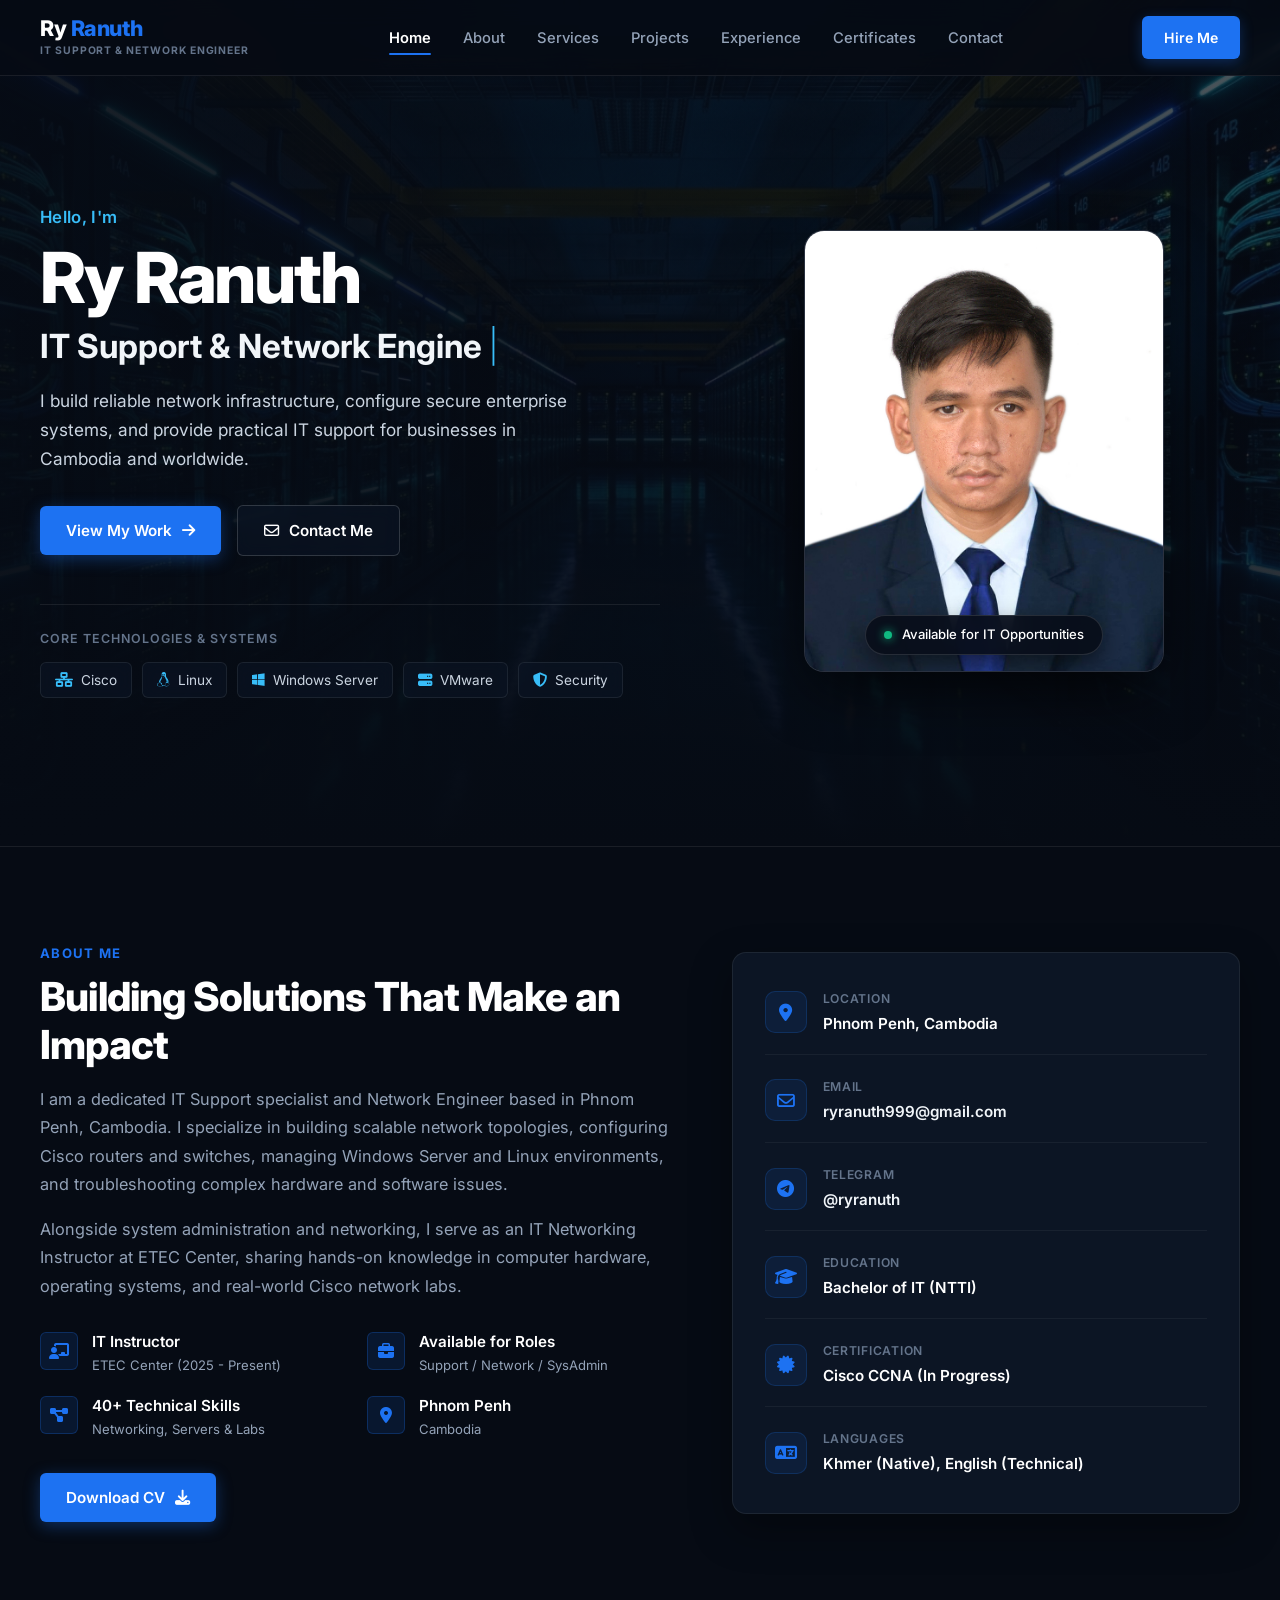
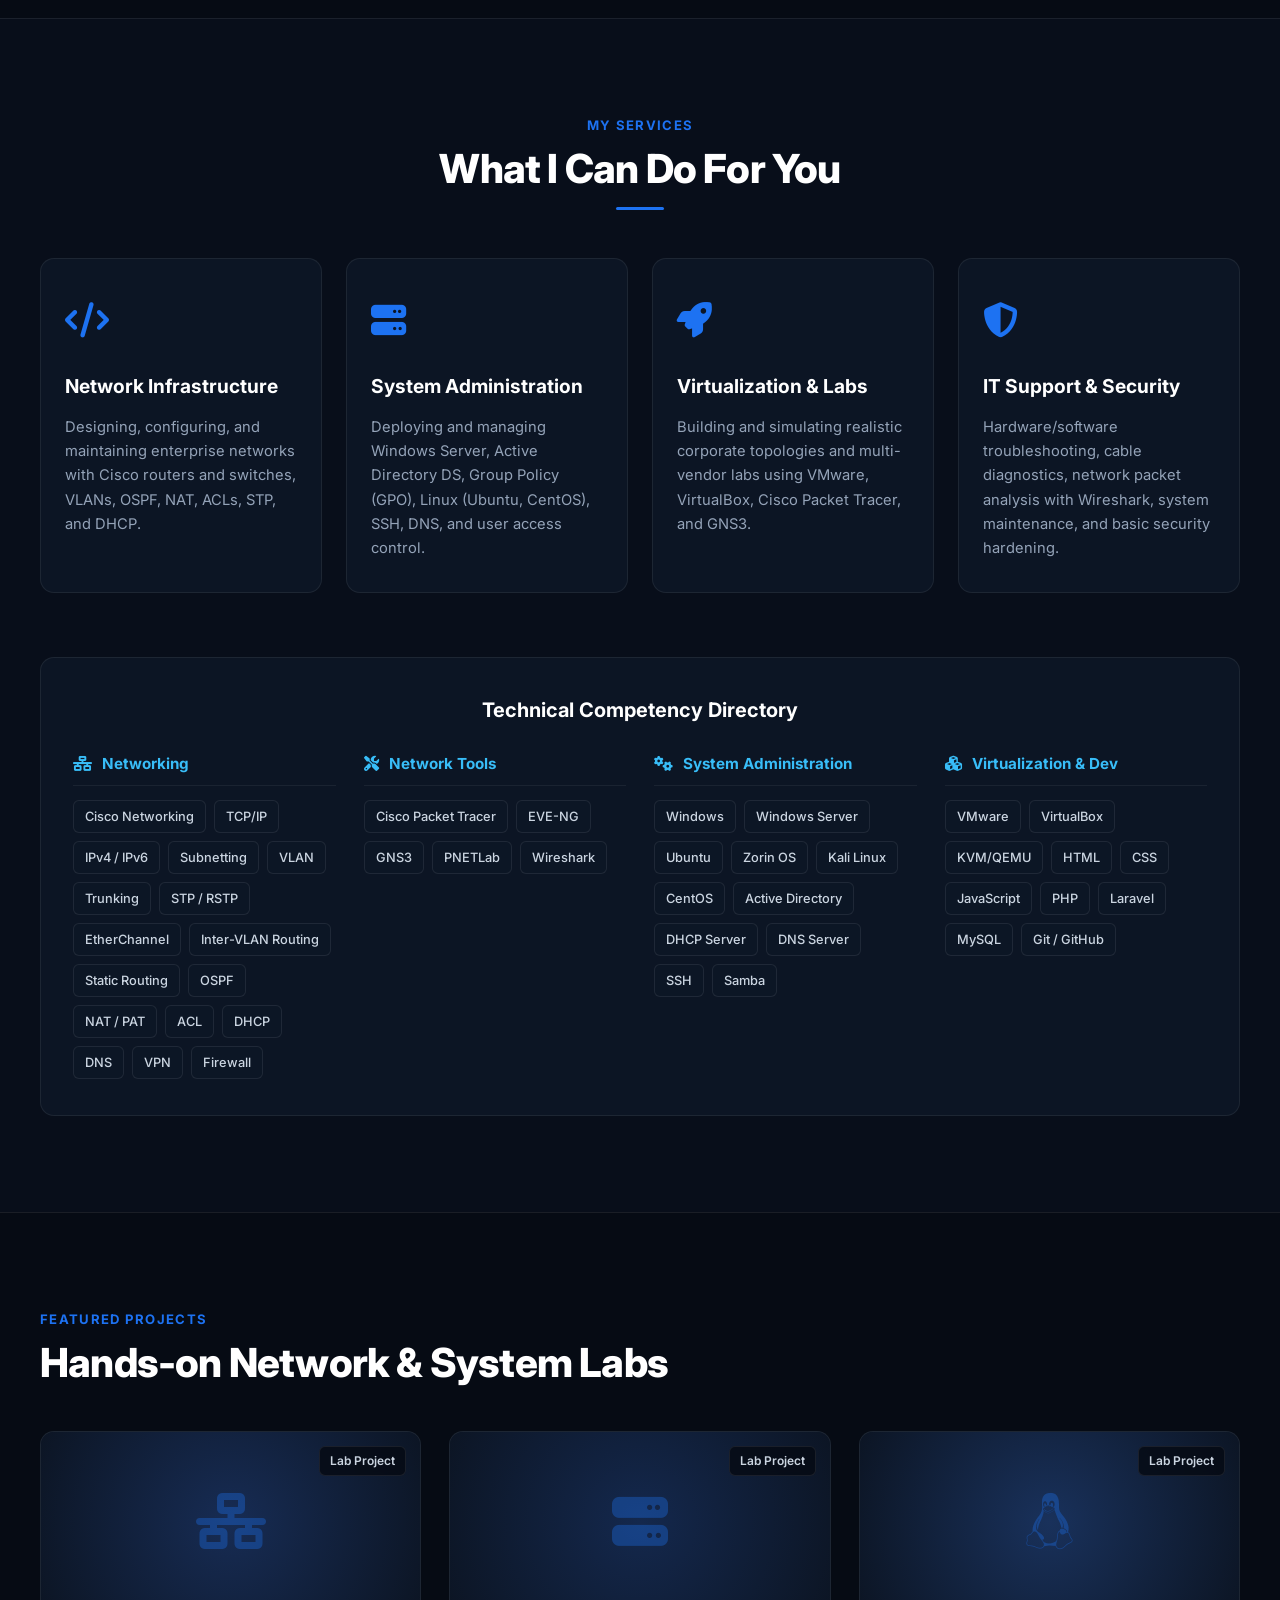
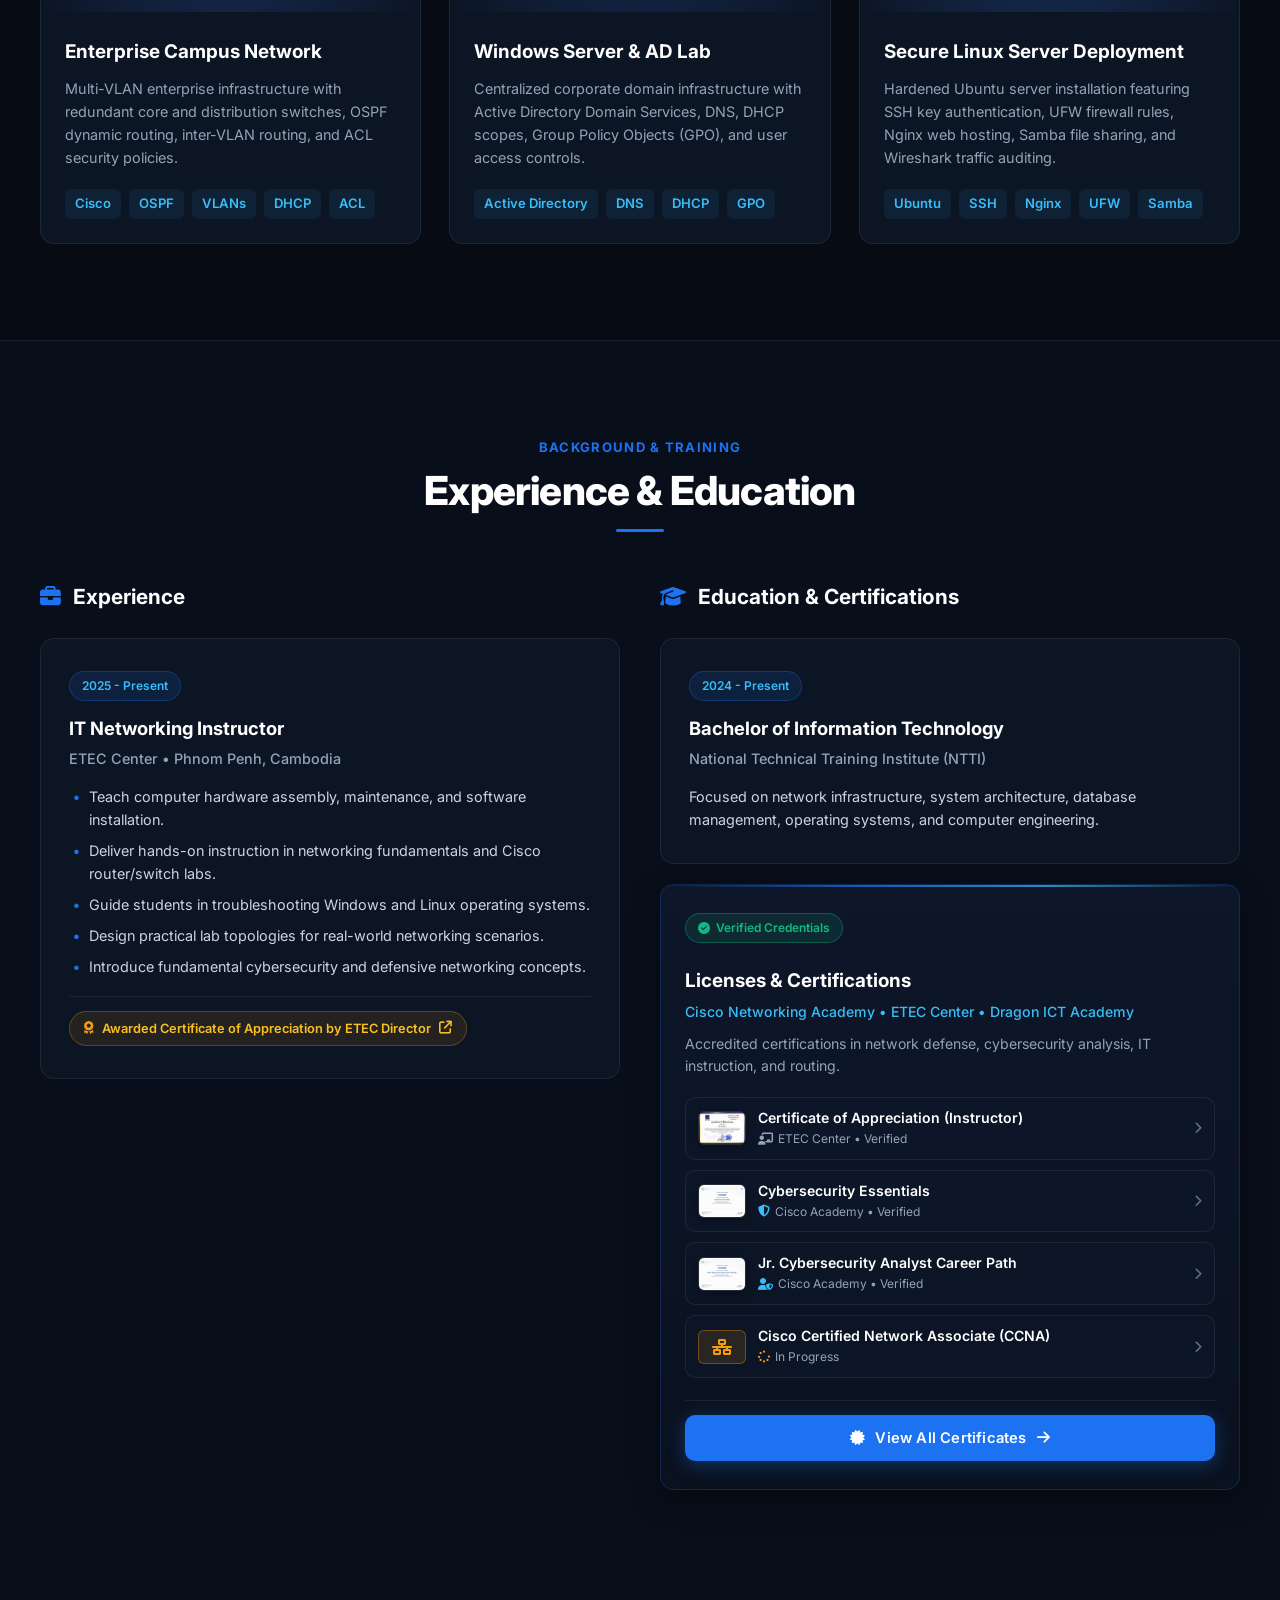
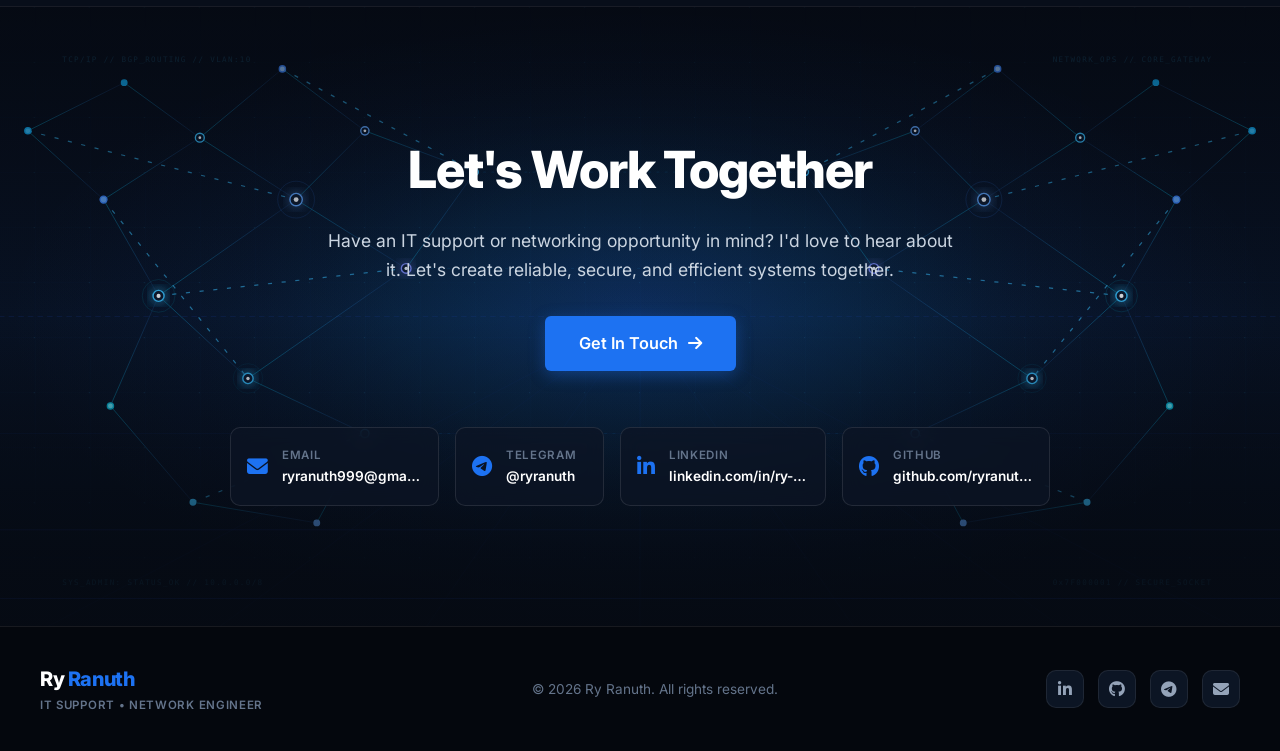
<file: index.html>
<!DOCTYPE html>
<html lang="en">

<head>
  <meta charset="UTF-8" />
  <meta name="viewport" content="width=device-width, initial-scale=1.0" />
  <meta name="description"
    content="Professional portfolio of Ry Ranuth - IT Support, Network Engineer, and System Administrator based in Phnom Penh, Cambodia." />
  <title>Ry Ranuth | IT Support & Network Engineer</title>

  <!-- Fonts & Icons -->
  <link rel="preconnect" href="https://fonts.googleapis.com" />
  <link rel="preconnect" href="https://fonts.gstatic.com" crossorigin />
  <link href="https://fonts.googleapis.com/css2?family=Inter:wght@400;500;600;700;800&display=swap" rel="stylesheet" />
  <link rel="stylesheet" href="https://cdnjs.cloudflare.com/ajax/libs/font-awesome/6.5.2/css/all.min.css"
    crossorigin="anonymous" referrerpolicy="no-referrer" />

  <link rel="stylesheet" href="css/style.css?v=jc-style-v1" />
  <link rel="icon" type="image/svg+xml" href="assets/images/favicon.svg" />
</head>

<body>
  <!-- Header / Navigation -->
  <header class="site-header" id="top">
    <nav class="navbar" aria-label="Primary navigation">
      <a class="logo" href="#home" aria-label="Ry Ranuth home">
        <span class="logo-name">Ry <span class="logo-accent">Ranuth</span></span>
        <span class="logo-role">IT SUPPORT & NETWORK ENGINEER</span>
      </a>

      <button class="menu-toggle" type="button" aria-label="Toggle navigation menu" aria-expanded="false">
        <span class="menu-bars" aria-hidden="true"></span>
      </button>

      <ul class="nav-links">
        <li><a href="#home" class="nav-link active">Home</a></li>
        <li><a href="#about" class="nav-link">About</a></li>
        <li><a href="#services" class="nav-link">Services</a></li>
        <li><a href="#projects" class="nav-link">Projects</a></li>
        <li><a href="#experience" class="nav-link">Experience</a></li>
        <li><a href="certificates.html" class="nav-link">Certificates</a></li>
        <li><a href="#contact" class="nav-link">Contact</a></li>
      </ul>

      <div class="nav-actions">
        <a class="btn-hire" href="#contact">Hire Me</a>
      </div>
    </nav>
  </header>

  <main>
    <!-- Hero Section (Alpine Lake Scenic Background) -->
    <section class="hero-section" id="home">
      <div class="hero-overlay"></div>
      <div class="container hero-container">
        <div class="hero-content reveal visible">
          <span class="hero-badge">Hello, I'm</span>
          <h1 class="hero-name">Ry Ranuth</h1>
          <h2 class="hero-title">
            <span id="typingText">IT Support & Network Engineer</span>
            <span class="typing-cursor" aria-hidden="true">|</span>
          </h2>
          <p class="hero-bio">
            I build reliable network infrastructure, configure secure enterprise systems, and provide practical IT
            support for businesses in Cambodia and worldwide.
          </p>

          <div class="hero-cta-group">
            <a href="#projects" class="btn btn-primary">
              View My Work <i class="fa-solid fa-arrow-right"></i>
            </a>
            <a href="#contact" class="btn btn-outline">
              <i class="fa-regular fa-envelope"></i> Contact Me
            </a>
          </div>

          <div class="hero-trusted">
            <p class="trusted-label">Core Technologies & Systems</p>
            <div class="trusted-tech-row">
              <div class="tech-item"><i class="fa-solid fa-network-wired"></i> Cisco</div>
              <div class="tech-item"><i class="fa-brands fa-linux"></i> Linux</div>
              <div class="tech-item"><i class="fa-brands fa-windows"></i> Windows Server</div>
              <div class="tech-item"><i class="fa-solid fa-server"></i> VMware</div>
              <div class="tech-item"><i class="fa-solid fa-shield-halved"></i> Security</div>
            </div>
          </div>
        </div>

        <div class="hero-visual reveal visible">
          <div class="portrait-wrapper">
            <img src="assets/images/profile.jpg" alt="Ry Ranuth - IT Support & Network Engineer" class="portrait-img" />
            <div class="status-floating-pill">
              <span class="status-dot"></span>
              <span>Available for IT Opportunities</span>
            </div>
          </div>
        </div>
      </div>
    </section>

    <!-- About Me Section -->
    <section class="about-section" id="about">
      <div class="container">
        <div class="about-grid">
          <div class="about-left reveal">
            <span class="section-kicker">ABOUT ME</span>
            <h2 class="section-headline">Building Solutions That Make an Impact</h2>
            <p class="about-narrative">
              I am a dedicated IT Support specialist and Network Engineer based in Phnom Penh, Cambodia. I specialize in
              building scalable network topologies, configuring Cisco routers and switches, managing Windows Server and
              Linux environments, and troubleshooting complex hardware and software issues.
            </p>
            <p class="about-narrative">
              Alongside system administration and networking, I serve as an IT Networking Instructor at ETEC Center,
              sharing hands-on knowledge in computer hardware, operating systems, and real-world Cisco network labs.
            </p>

            <div class="highlights-grid">
              <div class="highlight-item">
                <div class="highlight-icon"><i class="fa-solid fa-chalkboard-user"></i></div>
                <div class="highlight-text">
                  <strong>IT Instructor</strong>
                  <span>ETEC Center (2025 - Present)</span>
                </div>
              </div>
              <div class="highlight-item">
                <div class="highlight-icon"><i class="fa-solid fa-briefcase"></i></div>
                <div class="highlight-text">
                  <strong>Available for Roles</strong>
                  <span>Support / Network / SysAdmin</span>
                </div>
              </div>
              <div class="highlight-item">
                <div class="highlight-icon"><i class="fa-solid fa-diagram-project"></i></div>
                <div class="highlight-text">
                  <strong>40+ Technical Skills</strong>
                  <span>Networking, Servers & Labs</span>
                </div>
              </div>
              <div class="highlight-item">
                <div class="highlight-icon"><i class="fa-solid fa-location-dot"></i></div>
                <div class="highlight-text">
                  <strong>Phnom Penh</strong>
                  <span>Cambodia</span>
                </div>
              </div>
            </div>

            <div class="about-actions">
              <a href="assets/images/RY%20RANUTH.pdf" download="RY RANUTH.pdf" target="_blank" id="downloadCv" class="btn btn-primary">
                Download CV <i class="fa-solid fa-download"></i>
              </a>
            </div>
          </div>

          <div class="about-right reveal">
            <div class="info-card-box">
              <div class="info-card-row">
                <div class="info-icon"><i class="fa-solid fa-location-dot"></i></div>
                <div class="info-content">
                  <span class="info-label">Location</span>
                  <span class="info-val">Phnom Penh, Cambodia</span>
                </div>
              </div>

              <div class="info-card-row">
                <div class="info-icon"><i class="fa-regular fa-envelope"></i></div>
                <div class="info-content">
                  <span class="info-label">Email</span>
                  <a href="mailto:ryranuth999@gmail.com" class="info-val info-link">ryranuth999@gmail.com</a>
                </div>
              </div>

              <div class="info-card-row">
                <div class="info-icon"><i class="fa-brands fa-telegram"></i></div>
                <div class="info-content">
                  <span class="info-label">Telegram</span>
                  <a href="https://t.me/ryranuth" target="_blank" rel="noopener"
                    class="info-val info-link">@ryranuth</a>
                </div>
              </div>

              <div class="info-card-row">
                <div class="info-icon"><i class="fa-solid fa-graduation-cap"></i></div>
                <div class="info-content">
                  <span class="info-label">Education</span>
                  <span class="info-val">Bachelor of IT (NTTI)</span>
                </div>
              </div>

              <div class="info-card-row">
                <div class="info-icon"><i class="fa-solid fa-certificate"></i></div>
                <div class="info-content">
                  <span class="info-label">Certification</span>
                  <span class="info-val">Cisco CCNA (In Progress)</span>
                </div>
              </div>

              <div class="info-card-row">
                <div class="info-icon"><i class="fa-solid fa-language"></i></div>
                <div class="info-content">
                  <span class="info-label">Languages</span>
                  <span class="info-val">Khmer (Native), English (Technical)</span>
                </div>
              </div>
            </div>
          </div>
        </div>
      </div>
    </section>

    <!-- Services / What I Can Do For You Section -->
    <section class="services-section" id="services">
      <div class="container">
        <div class="section-center-header reveal">
          <span class="section-kicker">MY SERVICES</span>
          <h2 class="section-headline">What I Can Do For You</h2>
          <div class="section-divider"></div>
        </div>

        <div class="services-grid">
          <div class="service-card reveal">
            <div class="service-icon"><i class="fa-solid fa-code"></i></div>
            <h3 class="service-title">Network Infrastructure</h3>
            <p class="service-desc">
              Designing, configuring, and maintaining enterprise networks with Cisco routers and switches, VLANs, OSPF,
              NAT, ACLs, STP, and DHCP.
            </p>
          </div>

          <div class="service-card reveal">
            <div class="service-icon"><i class="fa-solid fa-server"></i></div>
            <h3 class="service-title">System Administration</h3>
            <p class="service-desc">
              Deploying and managing Windows Server, Active Directory DS, Group Policy (GPO), Linux (Ubuntu, CentOS),
              SSH, DNS, and user access control.
            </p>
          </div>

          <div class="service-card reveal">
            <div class="service-icon"><i class="fa-solid fa-rocket"></i></div>
            <h3 class="service-title">Virtualization & Labs</h3>
            <p class="service-desc">
              Building and simulating realistic corporate topologies and multi-vendor labs using VMware, VirtualBox,
              Cisco Packet Tracer, and GNS3.
            </p>
          </div>

          <div class="service-card reveal">
            <div class="service-icon"><i class="fa-solid fa-shield-halved"></i></div>
            <h3 class="service-title">IT Support & Security</h3>
            <p class="service-desc">
              Hardware/software troubleshooting, cable diagnostics, network packet analysis with Wireshark, system
              maintenance, and basic security hardening.
            </p>
          </div>
        </div>

        <!-- Comprehensive Skills Matrix -->
        <div class="skills-matrix reveal">
          <h3 class="matrix-title">Technical Competency Directory</h3>
          <div class="matrix-grid">
            <div class="matrix-column">
              <h4><i class="fa-solid fa-network-wired"></i> Networking</h4>
              <div class="tag-cloud">
                <span>Cisco Networking</span><span>TCP/IP</span><span>IPv4 / IPv6</span>
                <span>Subnetting</span><span>VLAN</span><span>Trunking</span>
                <span>STP / RSTP</span><span>EtherChannel</span><span>Inter-VLAN Routing</span>
                <span>Static Routing</span><span>OSPF</span><span>NAT / PAT</span>
                <span>ACL</span><span>DHCP</span><span>DNS</span><span>VPN</span><span>Firewall</span>
              </div>
            </div>

            <div class="matrix-column">
              <h4><i class="fa-solid fa-screwdriver-wrench"></i> Network Tools</h4>
              <div class="tag-cloud">
                <span>Cisco Packet Tracer</span><span>EVE-NG</span><span>GNS3</span>
                <span>PNETLab</span><span>Wireshark</span>
              </div>
            </div>

            <div class="matrix-column">
              <h4><i class="fa-solid fa-gears"></i> System Administration</h4>
              <div class="tag-cloud">
                <span>Windows</span><span>Windows Server</span><span>Ubuntu</span>
                <span>Zorin OS</span><span>Kali Linux</span><span>CentOS</span>
                <span>Active Directory</span><span>DHCP Server</span><span>DNS Server</span>
                <span>SSH</span><span>Samba</span>
              </div>
            </div>

            <div class="matrix-column">
              <h4><i class="fa-solid fa-cubes"></i> Virtualization & Dev</h4>
              <div class="tag-cloud">
                <span>VMware</span><span>VirtualBox</span><span>KVM/QEMU</span>
                <span>HTML</span><span>CSS</span><span>JavaScript</span>
                <span>PHP</span><span>Laravel</span><span>MySQL</span><span>Git / GitHub</span>
              </div>
            </div>
          </div>
        </div>
      </div>
    </section>

    <!-- Featured Projects / Labs Section -->
    <section class="projects-section" id="projects">
      <div class="container">
        <div class="projects-header reveal">
          <div>
            <span class="section-kicker">FEATURED PROJECTS</span>
            <h2 class="section-headline">Hands-on Network & System Labs</h2>
          </div>
        </div>

        <div class="projects-grid">
          <article class="project-card reveal">
            <div class="project-preview network-preview">
              <div class="preview-overlay">
                <i class="fa-solid fa-network-wired"></i>
              </div>
              <div class="preview-badge">Lab Project</div>
            </div>
            <div class="project-content">
              <h3 class="project-title">Enterprise Campus Network</h3>
              <p class="project-desc">
                Multi-VLAN enterprise infrastructure with redundant core and distribution switches, OSPF dynamic
                routing, inter-VLAN routing, and ACL security policies.
              </p>
              <div class="project-tags">
                <span>Cisco</span><span>OSPF</span><span>VLANs</span><span>DHCP</span><span>ACL</span>
              </div>
            </div>
          </article>

          <article class="project-card reveal">
            <div class="project-preview server-preview">
              <div class="preview-overlay">
                <i class="fa-solid fa-server"></i>
              </div>
              <div class="preview-badge">Lab Project</div>
            </div>
            <div class="project-content">
              <h3 class="project-title">Windows Server & AD Lab</h3>
              <p class="project-desc">
                Centralized corporate domain infrastructure with Active Directory Domain Services, DNS, DHCP scopes,
                Group Policy Objects (GPO), and user access controls.
              </p>
              <div class="project-tags">
                <span>Active Directory</span><span>DNS</span><span>DHCP</span><span>GPO</span>
              </div>
            </div>
          </article>

          <article class="project-card reveal">
            <div class="project-preview linux-preview">
              <div class="preview-overlay">
                <i class="fa-brands fa-linux"></i>
              </div>
              <div class="preview-badge">Lab Project</div>
            </div>
            <div class="project-content">
              <h3 class="project-title">Secure Linux Server Deployment</h3>
              <p class="project-desc">
                Hardened Ubuntu server installation featuring SSH key authentication, UFW firewall rules, Nginx web
                hosting, Samba file sharing, and Wireshark traffic auditing.
              </p>
              <div class="project-tags">
                <span>Ubuntu</span><span>SSH</span><span>Nginx</span><span>UFW</span><span>Samba</span>
              </div>
            </div>
          </article>
        </div>
      </div>
    </section>

    <!-- Experience & Education Section -->
    <section class="experience-section" id="experience">
      <div class="container">
        <div class="section-center-header reveal">
          <span class="section-kicker">BACKGROUND & TRAINING</span>
          <h2 class="section-headline">Experience & Education</h2>
          <div class="section-divider"></div>
        </div>

        <div class="exp-edu-grid">
          <!-- Experience Column -->
          <div class="exp-column reveal">
            <h3 class="column-title"><i class="fa-solid fa-briefcase"></i> Experience</h3>
            <div class="timeline-card">
              <div class="card-badge">2025 - Present</div>
              <h4 class="card-role">IT Networking Instructor</h4>
              <p class="card-company">ETEC Center &bull; Phnom Penh, Cambodia</p>
              <ul class="card-bullets">
                <li>Teach computer hardware assembly, maintenance, and software installation.</li>
                <li>Deliver hands-on instruction in networking fundamentals and Cisco router/switch labs.</li>
                <li>Guide students in troubleshooting Windows and Linux operating systems.</li>
                <li>Design practical lab topologies for real-world networking scenarios.</li>
                <li>Introduce fundamental cybersecurity and defensive networking concepts.</li>
              </ul>
              <div class="card-award-tag">
                <a href="certificates.html" class="award-link" title="View Certificate of Appreciation">
                  <i class="fa-solid fa-award"></i> Awarded Certificate of Appreciation by ETEC Director <i
                    class="fa-solid fa-arrow-up-right-from-square"></i>
                </a>
              </div>
            </div>
          </div>

          <!-- Education & Growth Column -->
          <div class="edu-column reveal">
            <h3 class="column-title"><i class="fa-solid fa-graduation-cap"></i> Education & Certifications</h3>

            <div class="timeline-card">
              <div class="card-badge">2024 - Present</div>
              <h4 class="card-role">Bachelor of Information Technology</h4>
              <p class="card-company">National Technical Training Institute (NTTI)</p>
              <p class="card-desc">
                Focused on network infrastructure, system architecture, database management, operating systems, and
                computer engineering.
              </p>
            </div>

            <!-- Unified Certifications Showcase Box with Small Logos & View Button -->
            <div class="timeline-card cert-showcase-box">
              <div class="cert-box-header">
                <div class="cert-box-badge-row">
                  <span class="card-badge verified"><i class="fa-solid fa-circle-check"></i> Verified Credentials</span>
                </div>
                <h4 class="card-role">Licenses & Certifications</h4>
                <p class="card-company">Cisco Networking Academy &bull; ETEC Center &bull; Dragon ICT Academy</p>
                <p class="card-desc">
                  Accredited certifications in network defense, cybersecurity analysis, IT instruction, and routing.
                </p>
              </div>

              <!-- Small Logo Certificate List -->
              <div class="cert-mini-list">
                <a href="certificates.html" class="cert-mini-item" title="View Certificate of Appreciation">
                  <div class="cert-mini-thumb">
                    <img src="assets/images/cert-etec-appreciation.png" alt="ETEC Center Certificate of Appreciation"
                      loading="lazy" />
                  </div>
                  <div class="cert-mini-details">
                    <span class="cert-mini-title">Certificate of Appreciation (Instructor)</span>
                    <span class="cert-mini-meta"><i class="fa-solid fa-chalkboard-user"></i> ETEC Center &bull;
                      Verified</span>
                  </div>
                  <i class="fa-solid fa-chevron-right cert-mini-arrow"></i>
                </a>

                <a href="certificates.html" class="cert-mini-item" title="View Cybersecurity Essentials Certificate">
                  <div class="cert-mini-thumb">
                    <img src="assets/images/cert-cybersecurity-essentials.png" alt="Cybersecurity Essentials"
                      loading="lazy" />
                  </div>
                  <div class="cert-mini-details">
                    <span class="cert-mini-title">Cybersecurity Essentials</span>
                    <span class="cert-mini-meta"><i class="fa-solid fa-shield-halved"></i> Cisco Academy &bull;
                      Verified</span>
                  </div>
                  <i class="fa-solid fa-chevron-right cert-mini-arrow"></i>
                </a>

                <a href="certificates.html" class="cert-mini-item"
                  title="View Junior Cybersecurity Analyst Certificate">
                  <div class="cert-mini-thumb">
                    <img src="assets/images/cert-junior-cybersecurity-analyst.png" alt="Junior Cybersecurity Analyst"
                      loading="lazy" />
                  </div>
                  <div class="cert-mini-details">
                    <span class="cert-mini-title">Jr. Cybersecurity Analyst Career Path</span>
                    <span class="cert-mini-meta"><i class="fa-solid fa-user-shield"></i> Cisco Academy &bull;
                      Verified</span>
                  </div>
                  <i class="fa-solid fa-chevron-right cert-mini-arrow"></i>
                </a>

                <a href="certificates.html" class="cert-mini-item cert-mini-progress" title="View CCNA in Certificates">
                  <div class="cert-mini-icon">
                    <i class="fa-solid fa-network-wired"></i>
                  </div>
                  <div class="cert-mini-details">
                    <span class="cert-mini-title">Cisco Certified Network Associate (CCNA)</span>
                    <span class="cert-mini-meta"><i class="fa-solid fa-spinner fa-spin"></i> In Progress</span>
                  </div>
                  <i class="fa-solid fa-chevron-right cert-mini-arrow"></i>
                </a>
              </div>

              <!-- Button inside the box -->
              <div class="cert-box-footer">
                <a href="certificates.html" class="btn btn-primary cert-box-btn">
                  <i class="fa-solid fa-certificate"></i> View All Certificates <i class="fa-solid fa-arrow-right"></i>
                </a>
              </div>
            </div>
          </div>
        </div>
      </div>
    </section>

    <!-- Call to Action Banner ("Let's Work Together" - Cyber Network Mesh Background) -->
    <section class="cta-banner-section" id="contact">
      <div class="cta-overlay"></div>
      <div class="container cta-container reveal">
        <h2 class="cta-title">Let's Work Together</h2>
        <p class="cta-subtitle">
          Have an IT support or networking opportunity in mind? I'd love to hear about it. Let's create reliable,
          secure, and efficient systems together.
        </p>
        <a href="https://t.me/ryranuth" target="_blank" rel="noopener" class="btn btn-primary btn-cta">
          Get In Touch <i class="fa-solid fa-arrow-right"></i>
        </a>

        <div class="contact-links-grid">
          <a class="contact-card" href="mailto:ryranuth999@gmail.com">
            <i class="fa-solid fa-envelope"></i>
            <div>
              <span class="cc-label">Email</span>
              <strong class="cc-val">ryranuth999@gmail.com</strong>
            </div>
          </a>

          <a class="contact-card" href="https://t.me/ryranuth" target="_blank" rel="noopener">
            <i class="fa-brands fa-telegram"></i>
            <div>
              <span class="cc-label">Telegram</span>
              <strong class="cc-val">@ryranuth</strong>
            </div>
          </a>

          <a class="contact-card" href="https://www.linkedin.com/in/ry-ranuth-b5676a414/" target="_blank" rel="noopener">
            <i class="fa-brands fa-linkedin-in"></i>
            <div>
              <span class="cc-label">LinkedIn</span>
              <strong class="cc-val">linkedin.com/in/ry-ranuth-b5676a414</strong>
            </div>
          </a>

          <a class="contact-card" href="https://github.com/ryranuth999-creator" target="_blank" rel="noopener">
            <i class="fa-brands fa-github"></i>
            <div>
              <span class="cc-label">GitHub</span>
              <strong class="cc-val">github.com/ryranuth999-creator</strong>
            </div>
          </a>
        </div>
      </div>
    </section>
  </main>

  <!-- Footer -->
  <footer class="site-footer">
    <div class="container footer-row">
      <div class="footer-brand">
        <span class="footer-logo">Ry <span class="logo-accent">Ranuth</span></span>
        <span class="footer-sub">IT Support &bull; Network Engineer</span>
      </div>

      <div class="footer-copy">
        <p>&copy; <span id="year"></span> Ry Ranuth. All rights reserved.</p>
      </div>

      <div class="footer-socials">
        <a href="https://www.linkedin.com/in/ry-ranuth-b5676a414/" target="_blank" rel="noopener" aria-label="LinkedIn">
          <i class="fa-brands fa-linkedin-in"></i>
        </a>
        <a href="https://github.com/ryranuth999-creator" target="_blank" rel="noopener" aria-label="GitHub">
          <i class="fa-brands fa-github"></i>
        </a>
        <a href="https://t.me/ryranuth" target="_blank" rel="noopener" aria-label="Telegram">
          <i class="fa-brands fa-telegram"></i>
        </a>
        <a href="mailto:ryranuth999@gmail.com" aria-label="Email">
          <i class="fa-solid fa-envelope"></i>
        </a>
      </div>
    </div>
  </footer>

  <!-- Scroll to Top -->
  <button class="scroll-top" id="scrollTop" type="button" aria-label="Scroll to top">
    <i class="fa-solid fa-arrow-up"></i>
  </button>

  <script src="js/script.js?v=jc-style-v1"></script>
</body>

</html>
</file>
<file: css/style.css>
/* ==========================================================================
   Ry Ranuth - Professional Portfolio Stylesheet
   Modern Midnight Navy & Vibrant Electric Blue Design
   ========================================================================== */

/* Design Tokens */
:root {
  --bg-main: #060b14;
  --bg-secondary: #080e1a;
  --bg-card: #0c1524;
  --bg-card-hover: #101c30;
  --bg-glass: rgba(12, 21, 36, 0.75);

  --accent-primary: #1d72f2;
  --accent-hover: #155ecc;
  --accent-glow: rgba(29, 114, 242, 0.25);
  --accent-soft: rgba(29, 114, 242, 0.12);
  --accent-cyan: #38bdf8;
  --accent-success: #10b981;

  --text-white: #ffffff;
  --text-slate-100: #f1f5f9;
  --text-slate-300: #cbd5e1;
  --text-slate-400: #94a3b8;
  --text-slate-500: #64748b;

  --border-subtle: rgba(255, 255, 255, 0.08);
  --border-card: rgba(255, 255, 255, 0.07);
  --border-focus: rgba(29, 114, 242, 0.5);

  --radius-sm: 6px;
  --radius-md: 10px;
  --radius-lg: 14px;
  --radius-xl: 20px;
  --radius-full: 9999px;

  --header-height: 76px;
  --container-max: 1200px;
  --transition-smooth: all 0.3s cubic-bezier(0.16, 1, 0.3, 1);
}

/* Reset & Box Sizing */
*,
*::before,
*::after {
  box-sizing: border-box;
  margin: 0;
  padding: 0;
}

html {
  scroll-behavior: smooth;
  scroll-padding-top: var(--header-height);
}

body {
  background-color: var(--bg-main);
  color: var(--text-slate-300);
  font-family: "Inter", -apple-system, BlinkMacSystemFont, "Segoe UI", Roboto, sans-serif;
  line-height: 1.65;
  -webkit-font-smoothing: antialiased;
  -moz-osx-font-smoothing: grayscale;
  overflow-x: hidden;
}

body.menu-open {
  overflow: hidden;
}

img {
  display: block;
  max-width: 100%;
}

a {
  color: inherit;
  text-decoration: none;
  transition: var(--transition-smooth);
}

ul {
  list-style: none;
}

.container {
  width: min(100% - 48px, var(--container-max));
  margin-inline: auto;
}

/* ==========================================================================
   Site Header & Navbar
   ========================================================================== */
.site-header {
  position: fixed;
  top: 0;
  left: 0;
  width: 100%;
  height: var(--header-height);
  background: rgba(6, 11, 20, 0.88);
  backdrop-filter: blur(14px);
  -webkit-backdrop-filter: blur(14px);
  border-bottom: 1px solid var(--border-subtle);
  z-index: 1000;
  display: flex;
  align-items: center;
  transition: var(--transition-smooth);
}

.navbar {
  width: min(100% - 48px, var(--container-max));
  margin-inline: auto;
  display: flex;
  align-items: center;
  justify-content: space-between;
  gap: 24px;
}

/* Brand Logo */
.logo {
  display: flex;
  flex-direction: column;
  text-decoration: none;
}

.logo-name {
  color: var(--text-white);
  font-size: 1.35rem;
  font-weight: 800;
  letter-spacing: -0.02em;
  line-height: 1.15;
}

.logo-accent {
  color: var(--accent-primary);
}

.logo-role {
  color: var(--text-slate-500);
  font-size: 0.65rem;
  font-weight: 700;
  letter-spacing: 0.09em;
  text-transform: uppercase;
  margin-top: 2px;
}

/* Navigation Links */
.nav-links {
  display: flex;
  align-items: center;
  gap: 32px;
}

.nav-link {
  color: var(--text-slate-400);
  font-size: 0.92rem;
  font-weight: 500;
  padding: 6px 0;
  position: relative;
}

.nav-link:hover {
  color: var(--text-white);
}

.nav-link.active {
  color: var(--text-white);
  font-weight: 600;
}

.nav-link.active::after {
  content: "";
  position: absolute;
  bottom: -2px;
  left: 0;
  width: 100%;
  height: 2px;
  background-color: var(--accent-primary);
  border-radius: var(--radius-full);
}

/* Actions */
.nav-actions {
  display: flex;
  align-items: center;
  gap: 16px;
}

.btn-hire {
  background-color: var(--accent-primary);
  color: var(--text-white);
  font-size: 0.88rem;
  font-weight: 600;
  padding: 10px 22px;
  border-radius: var(--radius-sm);
  display: inline-flex;
  align-items: center;
  justify-content: center;
  transition: var(--transition-smooth);
  box-shadow: 0 4px 14px rgba(29, 114, 242, 0.3);
}

.btn-hire:hover {
  background-color: var(--accent-hover);
  transform: translateY(-1px);
  box-shadow: 0 6px 20px rgba(29, 114, 242, 0.45);
}

/* Mobile Toggle */
.menu-toggle {
  display: none;
  background: transparent;
  border: 1px solid var(--border-subtle);
  border-radius: var(--radius-sm);
  padding: 8px 10px;
  cursor: pointer;
}

.menu-bars {
  display: block;
  width: 20px;
  height: 2px;
  background-color: var(--text-white);
  position: relative;
  transition: var(--transition-smooth);
}

.menu-bars::before,
.menu-bars::after {
  content: "";
  position: absolute;
  left: 0;
  width: 100%;
  height: 2px;
  background-color: var(--text-white);
  transition: var(--transition-smooth);
}

.menu-bars::before {
  top: -6px;
}

.menu-bars::after {
  top: 6px;
}

.menu-toggle.is-open .menu-bars {
  background: transparent;
}

.menu-toggle.is-open .menu-bars::before {
  top: 0;
  transform: rotate(45deg);
}

.menu-toggle.is-open .menu-bars::after {
  top: 0;
  transform: rotate(-45deg);
}

/* ==========================================================================
   Buttons
   ========================================================================== */
.btn {
  display: inline-flex;
  align-items: center;
  justify-content: center;
  gap: 10px;
  font-size: 0.95rem;
  font-weight: 600;
  padding: 12px 26px;
  border-radius: var(--radius-sm);
  cursor: pointer;
  border: none;
  transition: var(--transition-smooth);
  text-decoration: none;
}

.btn-primary {
  background-color: var(--accent-primary);
  color: var(--text-white);
  box-shadow: 0 4px 16px rgba(29, 114, 242, 0.35);
}

.btn-primary:hover {
  background-color: var(--accent-hover);
  transform: translateY(-2px);
  box-shadow: 0 8px 24px rgba(29, 114, 242, 0.45);
}

.btn-outline {
  background: rgba(12, 21, 36, 0.65);
  border: 1px solid rgba(255, 255, 255, 0.16);
  color: var(--text-white);
  backdrop-filter: blur(8px);
}

.btn-outline:hover {
  background: rgba(20, 32, 54, 0.85);
  border-color: rgba(255, 255, 255, 0.35);
  color: var(--text-white);
  transform: translateY(-2px);
}

.btn-sm {
  font-size: 0.82rem;
  padding: 8px 16px;
  gap: 7px;
  border-radius: var(--radius-sm);
}

/* ==========================================================================
   Hero Section (Enterprise Datacenter Background)
   ========================================================================== */
.hero-section {
  position: relative;
  min-height: 94vh;
  padding-top: calc(var(--header-height) + 40px);
  padding-bottom: 60px;
  display: flex;
  align-items: center;
  background-image: url('../assets/images/datacenter-bg.jpg');
  background-size: cover;
  background-position: center center;
  background-repeat: no-repeat;
  overflow: hidden;
}

.hero-overlay {
  position: absolute;
  inset: 0;
  background:
    linear-gradient(180deg, rgba(6, 11, 20, 0.45) 0%, rgba(6, 11, 20, 0.72) 65%, #060b14 100%),
    linear-gradient(90deg, rgba(6, 11, 20, 0.88) 0%, rgba(6, 11, 20, 0.65) 50%, rgba(6, 11, 20, 0.4) 100%);
  pointer-events: none;
  z-index: 1;
}

.hero-container {
  position: relative;
  z-index: 2;
  display: grid;
  grid-template-columns: 1.25fr 1fr;
  align-items: center;
  gap: 50px;
}

.hero-content {
  max-width: 620px;
}

.hero-badge {
  display: inline-block;
  color: var(--accent-cyan);
  font-size: 1.05rem;
  font-weight: 600;
  margin-bottom: 8px;
  letter-spacing: 0.02em;
}

.hero-name {
  color: var(--text-white);
  font-size: clamp(2.8rem, 5.5vw, 4.4rem);
  font-weight: 800;
  line-height: 1.1;
  letter-spacing: -0.03em;
  margin-bottom: 8px;
}

.hero-title {
  color: var(--text-slate-100);
  font-size: clamp(1.4rem, 2.6vw, 2.1rem);
  font-weight: 700;
  line-height: 1.3;
  margin-bottom: 18px;
}

.typing-cursor {
  color: var(--accent-cyan);
  font-weight: 300;
  animation: blink 1s step-start infinite;
}

@keyframes blink {
  50% { opacity: 0; }
}

.hero-bio {
  color: var(--text-slate-300);
  font-size: 1.08rem;
  line-height: 1.68;
  margin-bottom: 32px;
  max-width: 540px;
}

.hero-cta-group {
  display: flex;
  flex-wrap: wrap;
  align-items: center;
  gap: 16px;
  margin-bottom: 48px;
}

/* Trusted Tech Row */
.hero-trusted {
  border-top: 1px solid rgba(255, 255, 255, 0.08);
  padding-top: 24px;
}

.trusted-label {
  color: var(--text-slate-500);
  font-size: 0.78rem;
  font-weight: 600;
  text-transform: uppercase;
  letter-spacing: 0.08em;
  margin-bottom: 12px;
}

.trusted-tech-row {
  display: flex;
  flex-wrap: wrap;
  gap: 10px;
}

.tech-item {
  display: inline-flex;
  align-items: center;
  gap: 8px;
  background: rgba(12, 21, 36, 0.65);
  border: 1px solid var(--border-subtle);
  border-radius: var(--radius-sm);
  padding: 6px 14px;
  font-size: 0.85rem;
  color: var(--text-slate-300);
  backdrop-filter: blur(8px);
  transition: var(--transition-smooth);
}

.tech-item i {
  color: var(--accent-cyan);
  font-size: 0.9rem;
}

.tech-item:hover {
  background: rgba(29, 114, 242, 0.15);
  border-color: rgba(29, 114, 242, 0.4);
  color: var(--text-white);
}

/* Portrait Visual */
.hero-visual {
  display: flex;
  justify-content: center;
  align-items: center;
}

.portrait-wrapper {
  position: relative;
  width: min(100%, 360px);
  border-radius: var(--radius-xl);
  border: 1px solid rgba(255, 255, 255, 0.12);
  background: var(--bg-card);
  box-shadow: 0 24px 60px -12px rgba(0, 0, 0, 0.75);
  overflow: hidden;
}

.portrait-img {
  width: 100%;
  height: 440px;
  object-fit: cover;
  object-position: center top;
  display: block;
}

.status-floating-pill {
  position: absolute;
  bottom: 16px;
  left: 50%;
  transform: translateX(-50%);
  background: rgba(8, 14, 26, 0.92);
  border: 1px solid rgba(255, 255, 255, 0.12);
  border-radius: var(--radius-full);
  padding: 8px 18px;
  display: flex;
  align-items: center;
  gap: 10px;
  font-size: 0.82rem;
  font-weight: 500;
  color: var(--text-white);
  white-space: nowrap;
  box-shadow: 0 10px 25px rgba(0, 0, 0, 0.5);
  backdrop-filter: blur(12px);
}

.status-dot {
  width: 8px;
  height: 8px;
  border-radius: 50%;
  background-color: var(--accent-success);
  box-shadow: 0 0 10px var(--accent-success);
  animation: pulse-dot 2s infinite;
}

@keyframes pulse-dot {
  0%, 100% { opacity: 1; transform: scale(1); }
  50% { opacity: 0.6; transform: scale(0.85); }
}

/* ==========================================================================
   Section Headers & Common Headings
   ========================================================================== */
.section-kicker {
  color: var(--accent-primary);
  font-size: 0.82rem;
  font-weight: 700;
  letter-spacing: 0.1em;
  text-transform: uppercase;
  display: block;
  margin-bottom: 8px;
}

.section-headline {
  color: var(--text-white);
  font-size: clamp(2rem, 3.5vw, 2.5rem);
  font-weight: 800;
  line-height: 1.2;
  letter-spacing: -0.02em;
}

.section-center-header {
  text-align: center;
  max-width: 680px;
  margin: 0 auto 48px;
}

.section-divider {
  width: 48px;
  height: 3px;
  background-color: var(--accent-primary);
  border-radius: var(--radius-full);
  margin: 14px auto 0;
}

/* ==========================================================================
   About Me Section
   ========================================================================== */
.about-section {
  padding: 96px 0;
  background-color: var(--bg-main);
  border-top: 1px solid var(--border-subtle);
}

.about-grid {
  display: grid;
  grid-template-columns: 1.25fr 1fr;
  gap: 56px;
  align-items: center;
}

.about-narrative {
  color: var(--text-slate-400);
  font-size: 1.02rem;
  line-height: 1.75;
  margin-top: 16px;
}

/* 2x2 Highlights Grid */
.highlights-grid {
  display: grid;
  grid-template-columns: repeat(2, 1fr);
  gap: 18px;
  margin: 32px 0;
}

.highlight-item {
  display: flex;
  align-items: flex-start;
  gap: 14px;
}

.highlight-icon {
  width: 38px;
  height: 38px;
  border-radius: var(--radius-sm);
  background: var(--accent-soft);
  border: 1px solid rgba(29, 114, 242, 0.25);
  color: var(--accent-primary);
  display: flex;
  align-items: center;
  justify-content: center;
  font-size: 1rem;
  flex-shrink: 0;
}

.highlight-text strong {
  display: block;
  color: var(--text-white);
  font-size: 0.95rem;
  font-weight: 600;
  line-height: 1.25;
}

.highlight-text span {
  color: var(--text-slate-400);
  font-size: 0.82rem;
}

.about-actions {
  margin-top: 24px;
}

/* Info Card Box (Right Side) */
.info-card-box {
  background-color: var(--bg-card);
  border: 1px solid var(--border-card);
  border-radius: var(--radius-lg);
  padding: 36px 32px;
  box-shadow: 0 16px 40px rgba(0, 0, 0, 0.35);
  display: flex;
  flex-direction: column;
  gap: 22px;
}

.info-card-row {
  display: flex;
  align-items: center;
  gap: 16px;
  padding-bottom: 18px;
  border-bottom: 1px solid rgba(255, 255, 255, 0.05);
}

.info-card-row:last-child {
  padding-bottom: 0;
  border-bottom: none;
}

.info-icon {
  width: 42px;
  height: 42px;
  border-radius: var(--radius-md);
  background: rgba(29, 114, 242, 0.1);
  border: 1px solid rgba(29, 114, 242, 0.2);
  color: var(--accent-primary);
  display: flex;
  align-items: center;
  justify-content: center;
  font-size: 1.1rem;
  flex-shrink: 0;
}

.info-content {
  display: flex;
  flex-direction: column;
}

.info-label {
  color: var(--text-slate-500);
  font-size: 0.76rem;
  font-weight: 600;
  text-transform: uppercase;
  letter-spacing: 0.06em;
}

.info-val {
  color: var(--text-white);
  font-size: 0.95rem;
  font-weight: 600;
  margin-top: 2px;
}

.info-link {
  color: var(--text-slate-100);
  transition: var(--transition-smooth);
}

.info-link:hover {
  color: var(--accent-cyan);
}

/* ==========================================================================
   Services Section ("What I Can Do For You")
   ========================================================================== */
.services-section {
  padding: 96px 0;
  background-color: var(--bg-secondary);
  border-top: 1px solid var(--border-subtle);
}

.services-grid {
  display: grid;
  grid-template-columns: repeat(4, 1fr);
  gap: 24px;
}

.service-card {
  background-color: var(--bg-card);
  border: 1px solid var(--border-card);
  border-radius: var(--radius-lg);
  padding: 32px 24px;
  display: flex;
  flex-direction: column;
  transition: var(--transition-smooth);
}

.service-card:hover {
  transform: translateY(-6px);
  border-color: var(--border-focus);
  box-shadow: 0 20px 40px rgba(0, 0, 0, 0.4), 0 0 24px var(--accent-glow);
}

.service-icon {
  font-size: 2.2rem;
  color: var(--accent-primary);
  margin-bottom: 22px;
  display: inline-block;
}

.service-title {
  color: var(--text-white);
  font-size: 1.2rem;
  font-weight: 700;
  margin-bottom: 12px;
}

.service-desc {
  color: var(--text-slate-400);
  font-size: 0.92rem;
  line-height: 1.65;
}

/* Comprehensive Skills Matrix */
.skills-matrix {
  margin-top: 64px;
  background-color: var(--bg-card);
  border: 1px solid var(--border-card);
  border-radius: var(--radius-lg);
  padding: 36px 32px;
}

.matrix-title {
  color: var(--text-white);
  font-size: 1.25rem;
  font-weight: 700;
  margin-bottom: 24px;
  text-align: center;
}

.matrix-grid {
  display: grid;
  grid-template-columns: repeat(auto-fit, minmax(240px, 1fr));
  gap: 28px;
}

.matrix-column h4 {
  color: var(--accent-cyan);
  font-size: 0.95rem;
  font-weight: 700;
  display: flex;
  align-items: center;
  gap: 10px;
  margin-bottom: 14px;
  padding-bottom: 8px;
  border-bottom: 1px solid rgba(255, 255, 255, 0.06);
}

.tag-cloud {
  display: flex;
  flex-wrap: wrap;
  gap: 8px;
}

.tag-cloud span {
  background: rgba(14, 23, 38, 0.85);
  border: 1px solid var(--border-subtle);
  color: var(--text-slate-300);
  padding: 5px 11px;
  border-radius: var(--radius-sm);
  font-size: 0.8rem;
  font-weight: 500;
  transition: var(--transition-smooth);
}

.tag-cloud span:hover {
  background: var(--accent-soft);
  border-color: rgba(29, 114, 242, 0.4);
  color: var(--text-white);
}

/* ==========================================================================
   Featured Projects / Labs Section
   ========================================================================== */
.projects-section {
  padding: 96px 0;
  background-color: var(--bg-main);
  border-top: 1px solid var(--border-subtle);
}

.projects-header {
  display: flex;
  align-items: flex-end;
  justify-content: space-between;
  margin-bottom: 44px;
  flex-wrap: wrap;
  gap: 20px;
}

.projects-grid {
  display: grid;
  grid-template-columns: repeat(3, 1fr);
  gap: 28px;
}

.project-card {
  background-color: var(--bg-card);
  border: 1px solid var(--border-card);
  border-radius: var(--radius-lg);
  overflow: hidden;
  display: flex;
  flex-direction: column;
  transition: var(--transition-smooth);
}

.project-card:hover {
  transform: translateY(-6px);
  border-color: var(--border-focus);
  box-shadow: 0 20px 40px rgba(0, 0, 0, 0.45);
}

.project-preview {
  height: 180px;
  position: relative;
  display: flex;
  align-items: center;
  justify-content: center;
  background-color: #0d1728;
}

.network-preview {
  background: radial-gradient(circle at center, #172c54 0%, #0c1524 100%);
}

.server-preview {
  background: radial-gradient(circle at center, #14284d 0%, #0c1524 100%);
}

.linux-preview {
  background: radial-gradient(circle at center, #19315b 0%, #0c1524 100%);
}

.preview-overlay {
  font-size: 3.5rem;
  color: rgba(29, 114, 242, 0.35);
  transition: var(--transition-smooth);
}

.project-card:hover .preview-overlay {
  color: var(--accent-primary);
  transform: scale(1.1);
}

.preview-badge {
  position: absolute;
  top: 14px;
  right: 14px;
  background: rgba(6, 11, 20, 0.85);
  border: 1px solid var(--border-subtle);
  border-radius: var(--radius-sm);
  padding: 4px 10px;
  font-size: 0.75rem;
  font-weight: 600;
  color: var(--text-slate-300);
  backdrop-filter: blur(6px);
}

.project-content {
  padding: 24px;
  display: flex;
  flex-direction: column;
  flex-grow: 1;
}

.project-title {
  color: var(--text-white);
  font-size: 1.18rem;
  font-weight: 700;
  margin-bottom: 10px;
}

.project-desc {
  color: var(--text-slate-400);
  font-size: 0.9rem;
  line-height: 1.6;
  margin-bottom: 20px;
  flex-grow: 1;
}

.project-tags {
  display: flex;
  flex-wrap: wrap;
  gap: 8px;
}

.project-tags span {
  color: var(--accent-cyan);
  font-size: 0.82rem;
  font-weight: 600;
  background: rgba(56, 189, 248, 0.08);
  padding: 4px 10px;
  border-radius: var(--radius-sm);
}

/* ==========================================================================
   Experience & Education Section
   ========================================================================== */
.experience-section {
  padding: 96px 0;
  background-color: var(--bg-secondary);
  border-top: 1px solid var(--border-subtle);
}

.exp-edu-grid {
  display: grid;
  grid-template-columns: repeat(2, 1fr);
  gap: 40px;
}

.column-title {
  color: var(--text-white);
  font-size: 1.3rem;
  font-weight: 700;
  display: flex;
  align-items: center;
  gap: 12px;
  margin-bottom: 24px;
}

.column-title i {
  color: var(--accent-primary);
}

/* Centered Certificates Call to Action */
.exp-center-action {
  text-align: center;
  margin-top: 44px;
  display: flex;
  justify-content: center;
}

.btn-center-cert {
  font-size: 0.98rem;
  font-weight: 600;
  padding: 14px 34px;
  border-radius: var(--radius-sm);
  box-shadow: 0 4px 20px rgba(29, 114, 242, 0.38);
}

.btn-center-cert:hover {
  transform: translateY(-3px);
  box-shadow: 0 8px 30px rgba(29, 114, 242, 0.55);
}

.timeline-card {
  background-color: var(--bg-card);
  border: 1px solid var(--border-card);
  border-radius: var(--radius-lg);
  padding: 32px 28px;
  margin-bottom: 20px;
  transition: var(--transition-smooth);
}

.timeline-card:hover {
  border-color: var(--border-focus);
}

.card-badge {
  display: inline-block;
  background: var(--accent-soft);
  color: var(--accent-cyan);
  border: 1px solid rgba(29, 114, 242, 0.3);
  border-radius: var(--radius-full);
  padding: 4px 12px;
  font-size: 0.75rem;
  font-weight: 600;
  margin-bottom: 12px;
}

.card-badge.in-progress {
  background: rgba(245, 158, 11, 0.12);
  color: #f59e0b;
  border-color: rgba(245, 158, 11, 0.3);
}

.card-badge.verified {
  background: rgba(16, 185, 129, 0.12);
  color: #10b981;
  border-color: rgba(16, 185, 129, 0.35);
  display: inline-flex;
  align-items: center;
  gap: 6px;
}

.card-role {
  color: var(--text-white);
  font-size: 1.15rem;
  font-weight: 700;
  margin-bottom: 4px;
}

.card-company {
  color: var(--text-slate-400);
  font-size: 0.9rem;
  font-weight: 500;
  margin-bottom: 14px;
}

.card-bullets {
  list-style: none;
}

.card-bullets li {
  position: relative;
  padding-left: 20px;
  color: var(--text-slate-300);
  font-size: 0.9rem;
  line-height: 1.6;
  margin-bottom: 8px;
}

.card-bullets li::before {
  content: "•";
  position: absolute;
  left: 4px;
  color: var(--accent-primary);
  font-weight: bold;
}

.card-desc {
  color: var(--text-slate-300);
  font-size: 0.9rem;
  line-height: 1.6;
}

.card-award-tag {
  margin-top: 18px;
  padding-top: 14px;
  border-top: 1px solid rgba(255, 255, 255, 0.08);
}

.award-link {
  display: inline-flex;
  align-items: center;
  gap: 8px;
  background: rgba(245, 158, 11, 0.1);
  color: #fbbf24;
  border: 1px solid rgba(245, 158, 11, 0.28);
  border-radius: var(--radius-full);
  padding: 6px 14px;
  font-size: 0.8rem;
  font-weight: 600;
  text-decoration: none;
  transition: var(--transition-smooth);
}

.award-link i.fa-award {
  color: #f59e0b;
}

.award-link:hover {
  background: rgba(245, 158, 11, 0.18);
  border-color: rgba(245, 158, 11, 0.5);
  transform: translateX(3px);
  color: #fef08a;
}

/* ==========================================================================
   Certifications Showcase Box (Main Page Preview)
   ========================================================================== */
.cert-showcase-box {
  background: linear-gradient(180deg, rgba(14, 24, 42, 0.95) 0%, rgba(10, 18, 32, 0.98) 100%);
  border: 1px solid rgba(29, 114, 242, 0.22);
  border-radius: var(--radius-lg);
  padding: 28px 24px;
  position: relative;
  overflow: hidden;
  box-shadow: 0 10px 30px rgba(0, 0, 0, 0.35);
  transition: var(--transition-smooth);
}

.cert-showcase-box::before {
  content: "";
  position: absolute;
  top: 0;
  left: 0;
  right: 0;
  height: 2px;
  background: linear-gradient(90deg, transparent, var(--accent-primary), var(--accent-cyan), transparent);
  opacity: 0.7;
}

.cert-showcase-box:hover {
  border-color: rgba(29, 114, 242, 0.45);
  box-shadow: 0 14px 40px rgba(0, 0, 0, 0.45), 0 0 25px rgba(29, 114, 242, 0.15);
  transform: translateY(-2px);
}

.cert-box-header .card-role {
  margin-top: 10px;
  margin-bottom: 4px;
  font-size: 1.18rem;
  color: var(--text-white);
  font-weight: 700;
}

.cert-box-header .card-company {
  color: var(--accent-cyan);
  font-size: 0.88rem;
  font-weight: 500;
  margin-bottom: 10px;
}

.cert-box-header .card-desc {
  font-size: 0.88rem;
  line-height: 1.55;
  color: var(--text-slate-400);
}

/* Mini Certificate List */
.cert-mini-list {
  display: flex;
  flex-direction: column;
  gap: 10px;
  margin: 20px 0 22px 0;
}

.cert-mini-item {
  display: flex;
  align-items: center;
  gap: 12px;
  padding: 10px 12px;
  background: rgba(15, 23, 42, 0.65);
  border: 1px solid rgba(255, 255, 255, 0.07);
  border-radius: var(--radius-md);
  text-decoration: none;
  transition: var(--transition-smooth);
  position: relative;
}

.cert-mini-item:hover {
  background: rgba(29, 114, 242, 0.12);
  border-color: rgba(29, 114, 242, 0.45);
  transform: translateX(4px);
}

/* Small Logo / Certificate Thumbnail */
.cert-mini-thumb {
  width: 48px;
  height: 34px;
  border-radius: var(--radius-sm);
  overflow: hidden;
  flex-shrink: 0;
  border: 1px solid rgba(255, 255, 255, 0.15);
  background: #020617;
  box-shadow: 0 2px 8px rgba(0, 0, 0, 0.4);
}

.cert-mini-thumb img {
  width: 100%;
  height: 100%;
  object-fit: cover;
  display: block;
}

.cert-mini-icon {
  width: 48px;
  height: 34px;
  border-radius: var(--radius-sm);
  flex-shrink: 0;
  background: rgba(245, 158, 11, 0.12);
  border: 1px solid rgba(245, 158, 11, 0.35);
  display: flex;
  align-items: center;
  justify-content: center;
  color: #f59e0b;
  font-size: 1rem;
}

.cert-mini-details {
  flex: 1;
  min-width: 0;
}

.cert-mini-title {
  display: block;
  color: var(--text-white);
  font-size: 0.88rem;
  font-weight: 600;
  line-height: 1.35;
  white-space: nowrap;
  overflow: hidden;
  text-overflow: ellipsis;
  transition: color 0.2s ease;
}

.cert-mini-item:hover .cert-mini-title {
  color: var(--accent-cyan);
}

.cert-mini-meta {
  display: flex;
  align-items: center;
  gap: 5px;
  color: var(--text-slate-400);
  font-size: 0.75rem;
  margin-top: 2px;
}

.cert-mini-meta i.fa-shield-halved,
.cert-mini-meta i.fa-user-shield {
  color: var(--accent-cyan);
}

.cert-mini-meta i.fa-spinner {
  color: #f59e0b;
}

.cert-mini-arrow {
  color: var(--text-slate-500);
  font-size: 0.75rem;
  margin-left: auto;
  flex-shrink: 0;
  transition: transform 0.2s ease, color 0.2s ease;
}

.cert-mini-item:hover .cert-mini-arrow {
  color: var(--accent-cyan);
  transform: translateX(3px);
}

/* Button inside the box */
.cert-box-footer {
  padding-top: 14px;
  border-top: 1px solid rgba(255, 255, 255, 0.08);
}

.cert-box-btn {
  width: 100%;
  display: inline-flex;
  align-items: center;
  justify-content: center;
  gap: 10px;
  padding: 11px 18px;
  font-size: 0.92rem;
  font-weight: 600;
  letter-spacing: 0.2px;
  border-radius: var(--radius-md);
  box-shadow: 0 4px 18px rgba(29, 114, 242, 0.35);
  transition: var(--transition-smooth);
}

.cert-box-btn:hover {
  box-shadow: 0 6px 26px rgba(29, 114, 242, 0.6);
  transform: translateY(-2px);
}



/* ==========================================================================
   Call to Action Banner ("Let's Work Together" - Cyber Network Mesh)
   ========================================================================== */
.cta-banner-section {
  position: relative;
  padding: 120px 0;
  background: #050913 url('../assets/images/cyber-network-mesh.svg') no-repeat center center;
  background-size: cover;
  text-align: center;
  overflow: hidden;
  border-top: 1px solid var(--border-subtle);
}

.cta-overlay {
  position: absolute;
  inset: 0;
  background:
    linear-gradient(180deg, rgba(6, 11, 20, 0.5) 0%, rgba(6, 11, 20, 0.15) 50%, rgba(6, 11, 20, 0.8) 100%),
    radial-gradient(ellipse at center, rgba(29, 114, 242, 0.15) 0%, transparent 70%);
  pointer-events: none;
  z-index: 1;
}

.cta-container {
  position: relative;
  z-index: 2;
  max-width: 820px;
  margin: 0 auto;
}

.cta-title {
  color: var(--text-white);
  font-size: clamp(2.2rem, 4.5vw, 3.2rem);
  font-weight: 800;
  letter-spacing: -0.02em;
  margin-bottom: 14px;
}

.cta-subtitle {
  color: var(--text-slate-300);
  font-size: 1.1rem;
  line-height: 1.65;
  max-width: 640px;
  margin: 0 auto 32px;
}

.btn-cta {
  font-size: 1.02rem;
  padding: 14px 34px;
  border-radius: var(--radius-sm);
  margin-bottom: 56px;
}

/* Contact Links Grid */
.contact-links-grid {
  display: grid;
  grid-template-columns: repeat(4, 1fr);
  gap: 16px;
  text-align: left;
}

.contact-card {
  background: rgba(12, 21, 36, 0.75);
  border: 1px solid rgba(255, 255, 255, 0.1);
  border-radius: var(--radius-md);
  padding: 18px 16px;
  display: flex;
  align-items: center;
  gap: 14px;
  backdrop-filter: blur(10px);
  transition: var(--transition-smooth);
}

.contact-card:hover {
  background: rgba(18, 32, 54, 0.9);
  border-color: var(--accent-primary);
  transform: translateY(-3px);
  box-shadow: 0 10px 25px rgba(0, 0, 0, 0.4);
}

.contact-card i {
  color: var(--accent-primary);
  font-size: 1.3rem;
  flex-shrink: 0;
}

.cc-label {
  display: block;
  color: var(--text-slate-500);
  font-size: 0.72rem;
  font-weight: 600;
  text-transform: uppercase;
  letter-spacing: 0.06em;
}

.cc-val {
  display: block;
  color: var(--text-white);
  font-size: 0.85rem;
  font-weight: 600;
  white-space: nowrap;
  overflow: hidden;
  text-overflow: ellipsis;
  max-width: 140px;
}

/* ==========================================================================
   Site Footer
   ========================================================================== */
.site-footer {
  background-color: #04070d;
  border-top: 1px solid var(--border-subtle);
  padding: 36px 0;
}

.footer-row {
  display: flex;
  align-items: center;
  justify-content: space-between;
  flex-wrap: wrap;
  gap: 20px;
}

.footer-brand {
  display: flex;
  flex-direction: column;
}

.footer-logo {
  color: var(--text-white);
  font-size: 1.25rem;
  font-weight: 800;
  letter-spacing: -0.02em;
}

.footer-sub {
  color: var(--text-slate-500);
  font-size: 0.72rem;
  font-weight: 600;
  text-transform: uppercase;
  letter-spacing: 0.06em;
}

.footer-copy {
  color: var(--text-slate-500);
  font-size: 0.85rem;
}

.footer-socials {
  display: flex;
  align-items: center;
  gap: 14px;
}

.footer-socials a {
  width: 38px;
  height: 38px;
  border-radius: var(--radius-md);
  background: var(--bg-card);
  border: 1px solid var(--border-subtle);
  color: var(--text-slate-400);
  display: flex;
  align-items: center;
  justify-content: center;
  font-size: 1rem;
  transition: var(--transition-smooth);
}

.footer-socials a:hover {
  background: var(--accent-primary);
  border-color: var(--accent-primary);
  color: var(--text-white);
  transform: translateY(-2px);
}

/* ==========================================================================
   Scroll To Top Button
   ========================================================================== */
.scroll-top {
  position: fixed;
  bottom: 28px;
  right: 28px;
  width: 44px;
  height: 44px;
  border-radius: var(--radius-md);
  background: var(--bg-card);
  border: 1px solid var(--border-subtle);
  color: var(--text-white);
  font-size: 1rem;
  cursor: pointer;
  display: flex;
  align-items: center;
  justify-content: center;
  z-index: 999;
  opacity: 0;
  visibility: hidden;
  transform: translateY(10px);
  transition: var(--transition-smooth);
  box-shadow: 0 8px 24px rgba(0, 0, 0, 0.4);
}

.scroll-top.visible {
  opacity: 1;
  visibility: visible;
  transform: translateY(0);
}

.scroll-top:hover {
  background: var(--accent-primary);
  border-color: var(--accent-primary);
  transform: translateY(-3px);
}

/* ==========================================================================
   Scroll Reveal Animation
   ========================================================================== */
.reveal {
  opacity: 0;
  transform: translateY(24px);
  transition: opacity 0.6s cubic-bezier(0.16, 1, 0.3, 1), transform 0.6s cubic-bezier(0.16, 1, 0.3, 1);
}

.reveal.visible {
  opacity: 1;
  transform: translateY(0);
}

/* ==========================================================================
   Certificate Lightbox Modal
   ========================================================================== */
.cert-modal {
  position: fixed;
  inset: 0;
  z-index: 2000;
  display: flex;
  align-items: center;
  justify-content: center;
  padding: 20px;
  opacity: 0;
  visibility: hidden;
  transition: opacity 0.25s ease, visibility 0.25s ease;
}

.cert-modal.active {
  opacity: 1;
  visibility: visible;
}

.cert-modal-backdrop {
  position: absolute;
  inset: 0;
  background: rgba(4, 8, 16, 0.88);
  backdrop-filter: blur(10px);
}

.cert-modal-container {
  position: relative;
  z-index: 2;
  width: 100%;
  max-width: 900px;
  max-height: 92vh;
  display: flex;
}

.cert-modal-content {
  width: 100%;
  max-height: 92vh;
  background: var(--bg-card);
  border: 1px solid rgba(255, 255, 255, 0.16);
  border-radius: var(--radius-lg);
  display: flex;
  flex-direction: column;
  box-shadow: 0 24px 64px rgba(0, 0, 0, 0.75), 0 0 0 1px rgba(29, 114, 242, 0.2);
  overflow: hidden;
  transform: scale(0.96) translateY(12px);
  transition: transform 0.25s cubic-bezier(0.16, 1, 0.3, 1);
}

.cert-modal.active .cert-modal-content {
  transform: scale(1) translateY(0);
}

.cert-modal-header {
  padding: 20px 24px;
  display: flex;
  align-items: flex-start;
  justify-content: space-between;
  border-bottom: 1px solid var(--border-subtle);
  background: rgba(6, 11, 20, 0.6);
  gap: 16px;
}

.cert-modal-badge {
  display: inline-flex;
  align-items: center;
  gap: 6px;
  font-size: 0.75rem;
  font-weight: 600;
  color: #10b981;
  background: rgba(16, 185, 129, 0.12);
  border: 1px solid rgba(16, 185, 129, 0.3);
  padding: 3px 10px;
  border-radius: var(--radius-full);
  margin-bottom: 8px;
}

.cert-modal-title {
  color: var(--text-white);
  font-size: 1.25rem;
  font-weight: 700;
  line-height: 1.3;
  margin-bottom: 4px;
}

.cert-modal-issuer {
  color: var(--text-slate-400);
  font-size: 0.88rem;
}

.cert-modal-close {
  background: rgba(255, 255, 255, 0.06);
  border: 1px solid rgba(255, 255, 255, 0.12);
  color: var(--text-slate-300);
  width: 36px;
  height: 36px;
  border-radius: var(--radius-sm);
  display: flex;
  align-items: center;
  justify-content: center;
  font-size: 1.1rem;
  cursor: pointer;
  transition: var(--transition-smooth);
  flex-shrink: 0;
}

.cert-modal-close:hover {
  background: rgba(239, 68, 68, 0.2);
  border-color: rgba(239, 68, 68, 0.4);
  color: #ef4444;
}

.cert-modal-body {
  padding: 24px;
  overflow-y: auto;
  background: rgba(2, 6, 14, 0.6);
  display: flex;
  justify-content: center;
  align-items: center;
}

.cert-modal-img-frame {
  max-width: 100%;
  display: flex;
  justify-content: center;
}

.cert-modal-img {
  max-width: 100%;
  max-height: 56vh;
  object-fit: contain;
  border-radius: var(--radius-sm);
  box-shadow: 0 12px 36px rgba(0, 0, 0, 0.6);
  border: 1px solid rgba(255, 255, 255, 0.1);
}

.cert-modal-footer {
  padding: 16px 24px;
  display: flex;
  align-items: center;
  justify-content: space-between;
  border-top: 1px solid var(--border-subtle);
  background: rgba(6, 11, 20, 0.6);
  flex-wrap: wrap;
  gap: 12px;
}

.cert-modal-meta {
  color: var(--text-slate-400);
  font-size: 0.85rem;
  display: flex;
  align-items: center;
  gap: 7px;
}

.cert-modal-meta i {
  color: var(--accent-cyan);
}

.cert-modal-actions {
  display: flex;
  align-items: center;
  gap: 10px;
}

body.modal-open {
  overflow: hidden;
}

/* ==========================================================================
   Certificates Page (certificates.html)
   ========================================================================== */
.cert-hero-section {
  position: relative;
  padding-top: calc(var(--header-height) + 50px);
  padding-bottom: 40px;
  text-align: center;
  overflow: hidden;
  background: radial-gradient(circle at 50% 10%, rgba(29, 114, 242, 0.15), transparent 70%);
}

.cert-hero-glow {
  position: absolute;
  top: 0;
  left: 50%;
  transform: translateX(-50%);
  width: 600px;
  height: 300px;
  background: radial-gradient(circle, rgba(14, 165, 233, 0.12) 0%, transparent 70%);
  pointer-events: none;
}

.cert-hero-container {
  position: relative;
  z-index: 2;
  max-width: 820px;
  margin: 0 auto;
}

.cert-breadcrumb {
  display: inline-flex;
  align-items: center;
  gap: 8px;
  font-size: 0.85rem;
  color: var(--text-slate-400);
  margin-bottom: 18px;
  background: rgba(14, 23, 42, 0.6);
  border: 1px solid rgba(255, 255, 255, 0.08);
  padding: 6px 16px;
  border-radius: var(--radius-full);
}

.cert-breadcrumb a {
  color: var(--text-slate-300);
  transition: var(--transition-smooth);
}

.cert-breadcrumb a:hover {
  color: var(--accent-cyan);
}

.cert-breadcrumb .sep {
  font-size: 0.65rem;
  color: var(--text-slate-500);
}

.cert-breadcrumb .current {
  color: var(--accent-cyan);
  font-weight: 600;
}

.cert-page-headline {
  color: var(--text-white);
  font-size: clamp(2.2rem, 4.5vw, 3.2rem);
  font-weight: 800;
  letter-spacing: -0.02em;
  margin-top: 10px;
  margin-bottom: 16px;
}

.cert-page-sub {
  color: var(--text-slate-300);
  font-size: 1.05rem;
  line-height: 1.65;
  max-width: 680px;
  margin: 0 auto 34px;
}

.cert-filter-bar {
  display: flex;
  justify-content: center;
  flex-wrap: wrap;
  gap: 10px;
}

.filter-btn {
  background: rgba(14, 23, 42, 0.7);
  border: 1px solid rgba(255, 255, 255, 0.12);
  color: var(--text-slate-300);
  font-size: 0.85rem;
  font-weight: 600;
  padding: 8px 18px;
  border-radius: var(--radius-full);
  cursor: pointer;
  display: inline-flex;
  align-items: center;
  gap: 8px;
  transition: var(--transition-smooth);
}

.filter-btn:hover {
  border-color: var(--accent-primary);
  color: var(--text-white);
  background: rgba(20, 32, 54, 0.8);
}

.filter-btn.active {
  background: var(--accent-primary);
  border-color: var(--accent-primary);
  color: var(--text-white);
  box-shadow: 0 4px 16px rgba(29, 114, 242, 0.4);
}

.cert-grid-section {
  padding: 40px 0 90px;
}

.cert-cards-grid {
  display: grid;
  grid-template-columns: repeat(2, 1fr);
  gap: 32px;
}

.cert-item-card {
  background-color: var(--bg-card);
  border: 1px solid var(--border-card);
  border-radius: var(--radius-lg);
  padding: 28px;
  display: flex;
  flex-direction: column;
  transition: var(--transition-smooth);
  box-shadow: 0 8px 24px rgba(0, 0, 0, 0.35);
}

.cert-item-card:hover {
  border-color: var(--accent-primary);
  transform: translateY(-4px);
  box-shadow: 0 16px 36px rgba(0, 0, 0, 0.5), 0 0 0 1px rgba(29, 114, 242, 0.25);
}

.cert-card-header {
  display: flex;
  justify-content: space-between;
  align-items: center;
  margin-bottom: 16px;
  flex-wrap: wrap;
  gap: 8px;
}

.cert-date-tag {
  font-size: 0.8rem;
  color: var(--text-slate-400);
  display: flex;
  align-items: center;
  gap: 6px;
}

.cert-card-thumb {
  position: relative;
  border-radius: var(--radius-md);
  overflow: hidden;
  border: 1px solid rgba(255, 255, 255, 0.12);
  background: #020617;
  cursor: pointer;
  aspect-ratio: 16 / 10.5;
  margin-bottom: 20px;
  box-shadow: 0 4px 16px rgba(0, 0, 0, 0.4);
}

.cert-img-cover {
  width: 100%;
  height: 100%;
  object-fit: cover;
  display: block;
  transition: transform 0.35s cubic-bezier(0.16, 1, 0.3, 1);
}

.cert-thumb-badge-hover {
  position: absolute;
  inset: 0;
  background: rgba(6, 11, 20, 0.72);
  backdrop-filter: blur(4px);
  display: flex;
  flex-direction: column;
  align-items: center;
  justify-content: center;
  gap: 8px;
  color: var(--text-white);
  font-size: 0.85rem;
  font-weight: 600;
  opacity: 0;
  transition: opacity 0.25s ease;
}

.cert-thumb-badge-hover i {
  font-size: 1.4rem;
  color: var(--accent-cyan);
}

.cert-card-thumb:hover .cert-img-cover,
.cert-card-thumb:focus-visible .cert-img-cover {
  transform: scale(1.03);
}

.cert-card-thumb:hover .cert-thumb-badge-hover,
.cert-card-thumb:focus-visible .cert-thumb-badge-hover {
  opacity: 1;
}

.cert-card-body {
  flex: 1;
  display: flex;
  flex-direction: column;
}

.cert-issuer-row {
  display: flex;
  align-items: center;
  gap: 8px;
  color: var(--accent-cyan);
  font-size: 0.85rem;
  font-weight: 600;
  margin-bottom: 8px;
}

.cert-title {
  color: var(--text-white);
  font-size: 1.25rem;
  font-weight: 700;
  line-height: 1.35;
  margin-bottom: 12px;
}

.cert-description {
  color: var(--text-slate-300);
  font-size: 0.9rem;
  line-height: 1.6;
  margin-bottom: 18px;
}

.cert-skills-tags {
  display: flex;
  flex-wrap: wrap;
  gap: 8px;
  margin-bottom: 24px;
  margin-top: auto;
}

.cert-skills-tags span {
  background: rgba(255, 255, 255, 0.05);
  border: 1px solid rgba(255, 255, 255, 0.08);
  color: var(--text-slate-300);
  padding: 4px 10px;
  border-radius: var(--radius-sm);
  font-size: 0.78rem;
  font-weight: 500;
}

.cert-card-actions {
  display: flex;
  align-items: center;
  gap: 10px;
  flex-wrap: wrap;
}

.btn-icon {
  width: 36px;
  height: 36px;
  padding: 0;
  display: inline-flex;
  align-items: center;
  justify-content: center;
  border-radius: var(--radius-sm);
  background: rgba(255, 255, 255, 0.06);
  border: 1px solid rgba(255, 255, 255, 0.12);
  color: var(--text-white);
  transition: var(--transition-smooth);
}

.btn-icon:hover {
  background: var(--accent-primary);
  border-color: var(--accent-primary);
  transform: translateY(-2px);
}

/* In-Progress Card Variant */
.cert-card-progress {
  border-style: dashed;
  border-color: rgba(245, 158, 11, 0.35);
}

.cert-progress-visual {
  height: 160px;
  display: flex;
  flex-direction: column;
  align-items: center;
  justify-content: center;
  gap: 12px;
  background: rgba(245, 158, 11, 0.04);
  border-radius: var(--radius-md);
  margin-bottom: 20px;
  border: 1px dashed rgba(245, 158, 11, 0.25);
}

.progress-ring-icon {
  width: 52px;
  height: 52px;
  border-radius: 50%;
  background: rgba(245, 158, 11, 0.12);
  color: #f59e0b;
  display: flex;
  align-items: center;
  justify-content: center;
  font-size: 1.4rem;
}

.progress-status-label {
  font-size: 0.85rem;
  color: #f59e0b;
  font-weight: 600;
}

.badge-pending-note {
  font-size: 0.82rem;
  color: var(--text-slate-400);
  display: flex;
  align-items: center;
  gap: 6px;
}

/* Future Placeholder Card */
.cert-card-future {
  border-style: dashed;
  border-color: rgba(255, 255, 255, 0.16);
  background: rgba(14, 23, 42, 0.35);
  justify-content: center;
  text-align: center;
  padding: 40px 28px;
}

.future-icon-wrap {
  width: 60px;
  height: 60px;
  border-radius: 50%;
  background: rgba(29, 114, 242, 0.12);
  border: 1px solid rgba(29, 114, 242, 0.3);
  color: var(--accent-cyan);
  display: flex;
  align-items: center;
  justify-content: center;
  font-size: 1.4rem;
  margin: 0 auto 18px;
}

.future-title {
  color: var(--text-white);
  font-size: 1.2rem;
  font-weight: 700;
  margin-bottom: 10px;
}

.future-text {
  color: var(--text-slate-400);
  font-size: 0.9rem;
  line-height: 1.6;
  max-width: 400px;
  margin: 0 auto 20px;
}

.future-pills {
  display: flex;
  justify-content: center;
  flex-wrap: wrap;
  gap: 8px;
}

.future-pills span {
  background: rgba(255, 255, 255, 0.05);
  border: 1px solid rgba(255, 255, 255, 0.08);
  color: var(--text-slate-300);
  padding: 4px 12px;
  border-radius: var(--radius-sm);
  font-size: 0.78rem;
}

.back-home-wrap {
  text-align: center;
  margin-top: 50px;
}

/* ==========================================================================
   Responsive Breakpoints
   ========================================================================== */
@media (max-width: 1024px) {
  .hero-container {
    grid-template-columns: 1fr;
    text-align: center;
    gap: 40px;
  }

  .hero-content {
    max-width: 100%;
  }

  .hero-bio {
    margin-inline: auto;
  }

  .hero-cta-group {
    justify-content: center;
  }

  .trusted-tech-row {
    justify-content: center;
  }

  .about-grid {
    grid-template-columns: 1fr;
    gap: 40px;
  }

  .services-grid {
    grid-template-columns: repeat(2, 1fr);
  }

  .projects-grid {
    grid-template-columns: repeat(2, 1fr);
  }

  .contact-links-grid {
    grid-template-columns: repeat(2, 1fr);
  }
}

@media (max-width: 768px) {
  :root {
    --header-height: 68px;
  }

  .menu-toggle {
    display: block;
  }

  .nav-links {
    position: fixed;
    top: var(--header-height);
    left: 0;
    width: 100%;
    background: rgba(6, 11, 20, 0.98);
    backdrop-filter: blur(16px);
    border-bottom: 1px solid var(--border-subtle);
    flex-direction: column;
    align-items: center;
    gap: 20px;
    padding: 30px 20px;
    transform: translateY(-120%);
    opacity: 0;
    visibility: hidden;
    transition: var(--transition-smooth);
    z-index: 999;
  }

  .nav-links.open {
    transform: translateY(0);
    opacity: 1;
    visibility: visible;
  }

  .nav-actions {
    display: none;
  }

  .hero-section {
    padding-top: calc(var(--header-height) + 24px);
  }

  .services-grid {
    grid-template-columns: 1fr;
  }

  .projects-grid {
    grid-template-columns: 1fr;
  }

  .exp-edu-grid {
    grid-template-columns: 1fr;
  }

  .highlights-grid {
    grid-template-columns: 1fr;
  }

  .contact-links-grid {
    grid-template-columns: 1fr;
  }

  .cert-cards-grid {
    grid-template-columns: 1fr;
  }

  .footer-row {
    flex-direction: column;
    text-align: center;
  }
}
</file>
